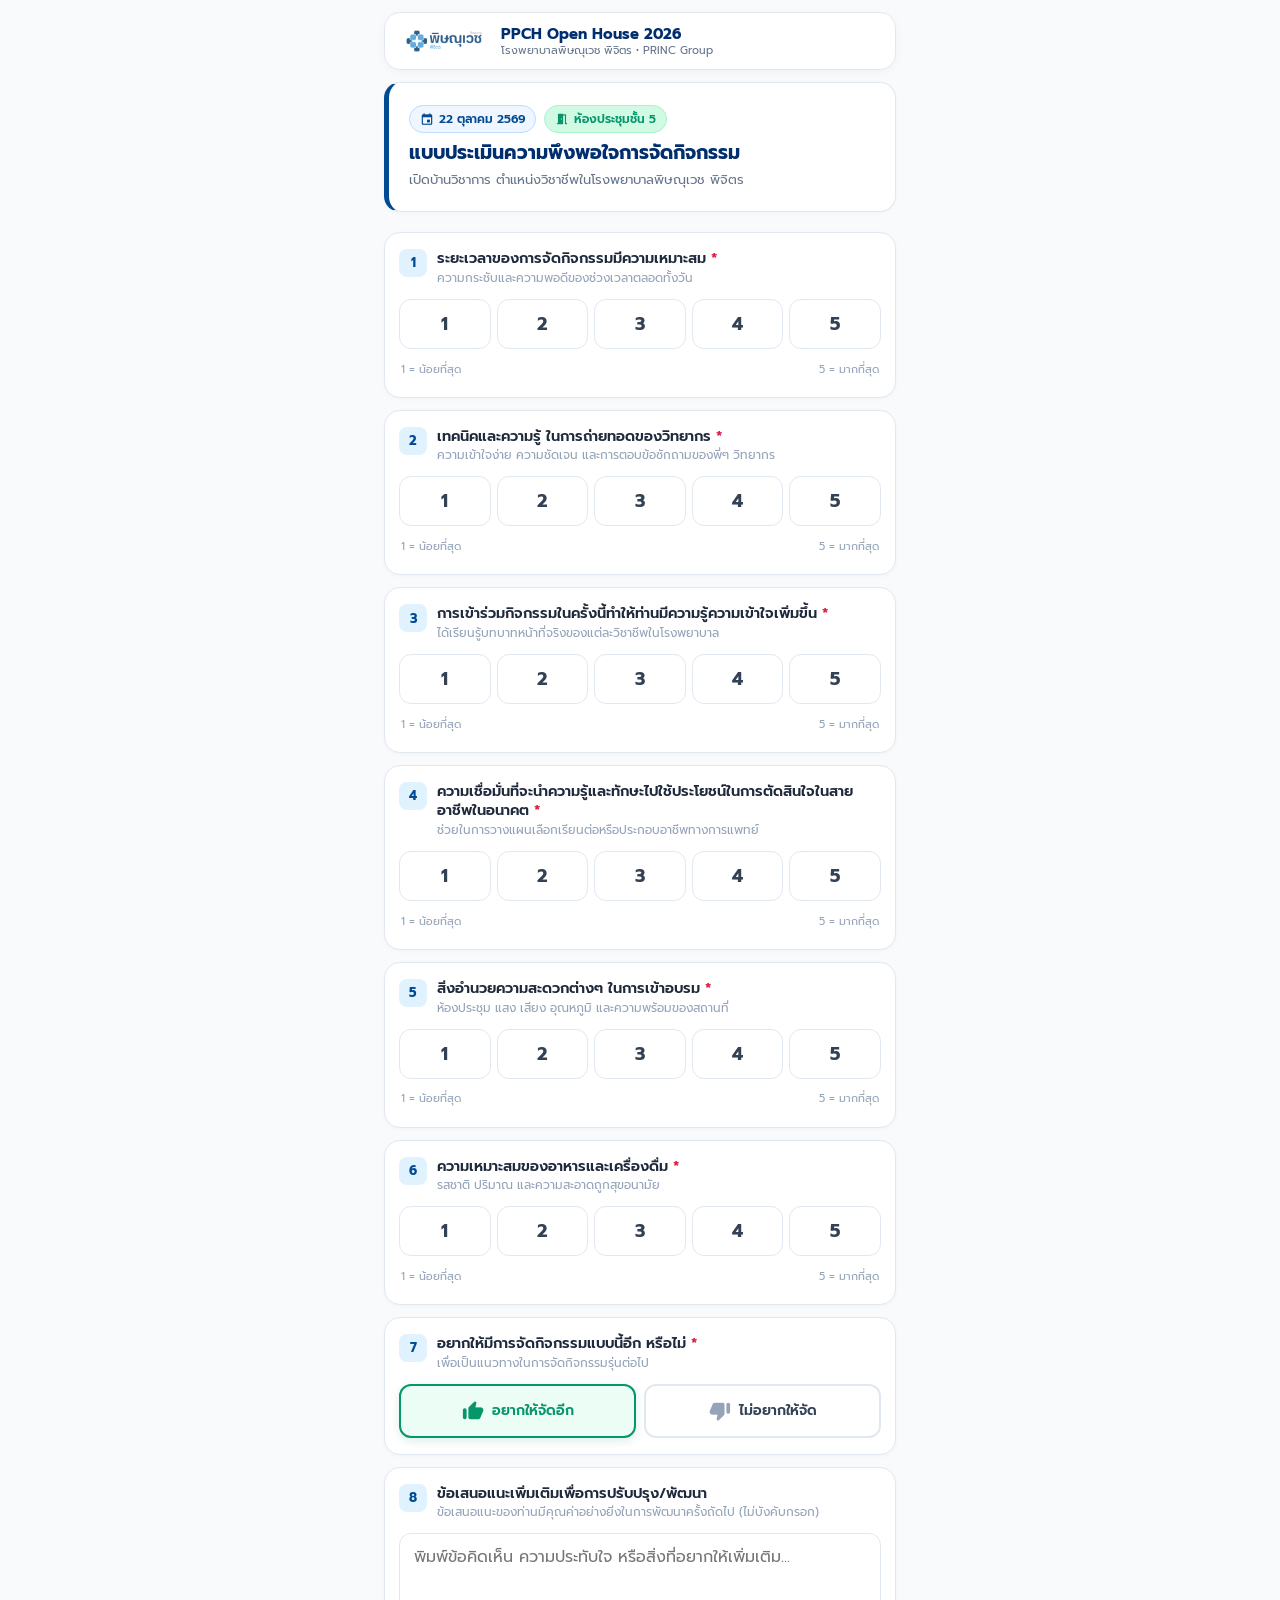
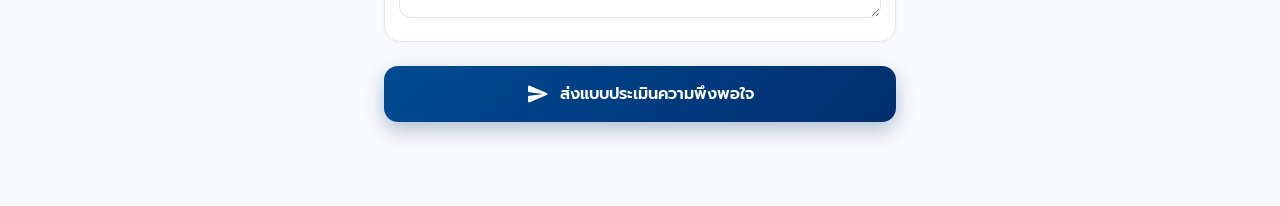
<file: index.html>
<!DOCTYPE html>
<html lang="th">
<head>
  <meta charset="UTF-8">
  <meta name="viewport" content="width=device-width, initial-scale=1.0, maximum-scale=1.0, user-scalable=no">
  <title>แบบประเมินความพึงพอใจ | PPCH Open House 2026</title>
  
  <!-- Hospital Typography & Icons -->
  <link rel="preconnect" href="https://fonts.googleapis.com">
  <link rel="preconnect" href="https://fonts.gstatic.com" crossorigin>
  <link href="https://fonts.googleapis.com/css2?family=Prompt:wght@300;400;500;600;700&display=swap" rel="stylesheet">
  <link href="https://fonts.googleapis.com/icon?family=Material+Icons+Round" rel="stylesheet">

  <link rel="stylesheet" href="css/style.css?v=20261021_05">
</head>
<body>

  <!-- Floating Toast Notification -->
  <div id="toast" class="toast-msg">
    <span class="material-icons-round" style="font-size:18px;">info</span>
    <span id="toastText">แจ้งเตือน</span>
  </div>

  <!-- ==================== LOGO LOADING SCREEN OVERLAY ==================== -->
  <div id="loadingOverlay" class="loading-overlay" style="display: none; position: fixed; inset: 0; z-index: 9999; background: rgba(15, 23, 42, 0.8); backdrop-filter: blur(8px); -webkit-backdrop-filter: blur(8px); align-items: center; justify-content: center; padding: 20px;">
    <div class="loading-card" style="background: #ffffff; border-radius: 24px; padding: 36px 32px; max-width: 380px; width: 100%; text-align: center; box-shadow: 0 25px 50px -12px rgba(0, 0, 0, 0.35); display: flex; flex-direction: column; align-items: center;">
      <div class="logo-spinner-container" style="position: relative; width: 100px; height: 100px; display: flex; align-items: center; justify-content: center; margin-bottom: 20px;">
        <div class="spinner-ring"></div>
        <img src="assets/logo.png" alt="PPCH Logo" class="loading-logo-img" style="width: 64px; height: 64px; max-width: 64px; max-height: 64px; object-fit: contain;">
      </div>
      <div class="loading-title" style="font-size: 17px; font-weight: 700; color: var(--ppch-navy); margin-bottom: 6px;">กำลังบันทึกข้อมูล...</div>
      <div class="loading-subtitle" style="font-size: 13px; color: var(--ppch-slate-500); line-height: 1.4; margin-bottom: 14px;">กรุณารอสักครู่ ระบบกำลังส่งผลประเมินไปยัง Google Sheets ค่ะ</div>
      <div class="loading-dots">
        <span></span><span></span><span></span>
      </div>
    </div>
  </div>

  <div class="app-container" id="appRoot">

    <!-- Top Sticky Navigation Bar (Mobile-First Compact Header) -->
    <header class="top-nav">
      <div class="brand-wrapper">
        <img src="assets/logo.png" alt="PPCH Logo" class="brand-logo" onerror="this.style.display='none'">
        <div class="brand-info">
          <h1>PPCH Open House 2026</h1>
          <p>โรงพยาบาลพิษณุเวช พิจิตร • PRINC Group</p>
        </div>
      </div>
    </header>

    <!-- ==================== PARTICIPANT EVALUATION FORM ==================== -->
    <main id="participantFormView">

      <!-- Clean Header Info Card (ไม่มีภาพโปสเตอร์ส่วนหัวตามที่แจ้ง) -->
      <section class="form-card" style="border-left: 5px solid var(--ppch-blue); padding: 22px 20px; margin-bottom: 20px;">
        <div class="hero-tag-row" style="margin-bottom: 8px;">
          <span class="badge-event-date">
            <span class="material-icons-round" style="font-size:14px;">event</span>
            22 ตุลาคม 2569
          </span>
          <span class="badge-event-loc">
            <span class="material-icons-round" style="font-size:14px;">meeting_room</span>
            ห้องประชุมชั้น 5
          </span>
        </div>
        <h2 style="font-size: 19px; font-weight: 700; color: var(--ppch-navy); line-height: 1.3; margin-bottom: 4px;">
          แบบประเมินความพึงพอใจการจัดกิจกรรม
        </h2>
        <p style="font-size: 13px; color: var(--ppch-slate-500);">
          เปิดบ้านวิชาการ ตำแหน่งวิชาชีพในโรงพยาบาลพิษณุเวช พิจิตร
        </p>
      </section>

      <!-- Survey Form -->
      <form id="evaluationForm" autocomplete="off">

        <!-- ข้อ 1. ระยะเวลาของการจัดกิจกรรมมีความเหมาะสม -->
        <div class="form-card" id="card_score_time">
          <div class="card-header-clean">
            <div class="q-badge">1</div>
            <div>
              <div class="q-title">ระยะเวลาของการจัดกิจกรรมมีความเหมาะสม <span class="q-required">*</span></div>
              <p style="font-size:12px; color:var(--ppch-slate-400);">ความกระชับและความพอดีของช่วงเวลาตลอดทั้งวัน</p>
            </div>
          </div>
          <div class="rating-scale-container">
            <div class="rating-buttons-row" data-field="score_time">
              <button type="button" class="rating-btn" data-val="1"><span class="score-num">1</span></button>
              <button type="button" class="rating-btn" data-val="2"><span class="score-num">2</span></button>
              <button type="button" class="rating-btn" data-val="3"><span class="score-num">3</span></button>
              <button type="button" class="rating-btn" data-val="4"><span class="score-num">4</span></button>
              <button type="button" class="rating-btn" data-val="5"><span class="score-num">5</span></button>
            </div>
            <div class="scale-hint-row">
              <span>1 = น้อยที่สุด</span>
              <span class="scale-status-badge" id="badge_score_time" style="opacity:0;">ยังไม่ได้เลือก</span>
              <span>5 = มากที่สุด</span>
            </div>
            <input type="hidden" name="score_time" id="input_score_time" value="">
          </div>
        </div>

        <!-- ข้อ 2. เทคนิคและความรู้ ในการถ่ายทอดของวิทยากร -->
        <div class="form-card" id="card_score_speakers">
          <div class="card-header-clean">
            <div class="q-badge">2</div>
            <div>
              <div class="q-title">เทคนิคและความรู้ ในการถ่ายทอดของวิทยากร <span class="q-required">*</span></div>
              <p style="font-size:12px; color:var(--ppch-slate-400);">ความเข้าใจง่าย ความชัดเจน และการตอบข้อซักถามของพี่ๆ วิทยากร</p>
            </div>
          </div>
          <div class="rating-scale-container">
            <div class="rating-buttons-row" data-field="score_speakers">
              <button type="button" class="rating-btn" data-val="1"><span class="score-num">1</span></button>
              <button type="button" class="rating-btn" data-val="2"><span class="score-num">2</span></button>
              <button type="button" class="rating-btn" data-val="3"><span class="score-num">3</span></button>
              <button type="button" class="rating-btn" data-val="4"><span class="score-num">4</span></button>
              <button type="button" class="rating-btn" data-val="5"><span class="score-num">5</span></button>
            </div>
            <div class="scale-hint-row">
              <span>1 = น้อยที่สุด</span>
              <span class="scale-status-badge" id="badge_score_speakers" style="opacity:0;">ยังไม่ได้เลือก</span>
              <span>5 = มากที่สุด</span>
            </div>
            <input type="hidden" name="score_speakers" id="input_score_speakers" value="">
          </div>
        </div>

        <!-- ข้อ 3. การเข้าร่วมกิจกรรมในครั้งนี้ทำให้ท่านมีความรู้ความเข้าใจเพิ่มขึ้น -->
        <div class="form-card" id="card_score_knowledge">
          <div class="card-header-clean">
            <div class="q-badge">3</div>
            <div>
              <div class="q-title">การเข้าร่วมกิจกรรมในครั้งนี้ทำให้ท่านมีความรู้ความเข้าใจเพิ่มขึ้น <span class="q-required">*</span></div>
              <p style="font-size:12px; color:var(--ppch-slate-400);">ได้เรียนรู้บทบาทหน้าที่จริงของแต่ละวิชาชีพในโรงพยาบาล</p>
            </div>
          </div>
          <div class="rating-scale-container">
            <div class="rating-buttons-row" data-field="score_knowledge">
              <button type="button" class="rating-btn" data-val="1"><span class="score-num">1</span></button>
              <button type="button" class="rating-btn" data-val="2"><span class="score-num">2</span></button>
              <button type="button" class="rating-btn" data-val="3"><span class="score-num">3</span></button>
              <button type="button" class="rating-btn" data-val="4"><span class="score-num">4</span></button>
              <button type="button" class="rating-btn" data-val="5"><span class="score-num">5</span></button>
            </div>
            <div class="scale-hint-row">
              <span>1 = น้อยที่สุด</span>
              <span class="scale-status-badge" id="badge_score_knowledge" style="opacity:0;">ยังไม่ได้เลือก</span>
              <span>5 = มากที่สุด</span>
            </div>
            <input type="hidden" name="score_knowledge" id="input_score_knowledge" value="">
          </div>
        </div>

        <!-- ข้อ 4. ความเชื่อมั่นที่จะนำความรู้และทักษะไปใช้ประโยชน์ในการตัดสินใจในสายอาชีพในอนาคต -->
        <div class="form-card" id="card_score_career">
          <div class="card-header-clean">
            <div class="q-badge">4</div>
            <div>
              <div class="q-title">ความเชื่อมั่นที่จะนำความรู้และทักษะไปใช้ประโยชน์ในการตัดสินใจในสายอาชีพในอนาคต <span class="q-required">*</span></div>
              <p style="font-size:12px; color:var(--ppch-slate-400);">ช่วยในการวางแผนเลือกเรียนต่อหรือประกอบอาชีพทางการแพทย์</p>
            </div>
          </div>
          <div class="rating-scale-container">
            <div class="rating-buttons-row" data-field="score_career">
              <button type="button" class="rating-btn" data-val="1"><span class="score-num">1</span></button>
              <button type="button" class="rating-btn" data-val="2"><span class="score-num">2</span></button>
              <button type="button" class="rating-btn" data-val="3"><span class="score-num">3</span></button>
              <button type="button" class="rating-btn" data-val="4"><span class="score-num">4</span></button>
              <button type="button" class="rating-btn" data-val="5"><span class="score-num">5</span></button>
            </div>
            <div class="scale-hint-row">
              <span>1 = น้อยที่สุด</span>
              <span class="scale-status-badge" id="badge_score_career" style="opacity:0;">ยังไม่ได้เลือก</span>
              <span>5 = มากที่สุด</span>
            </div>
            <input type="hidden" name="score_career" id="input_score_career" value="">
          </div>
        </div>

        <!-- ข้อ 5. สิ่งอำนวยความสะดวกต่างๆในการเข้าอบรม -->
        <div class="form-card" id="card_score_facilities">
          <div class="card-header-clean">
            <div class="q-badge">5</div>
            <div>
              <div class="q-title">สิ่งอำนวยความสะดวกต่างๆ ในการเข้าอบรม <span class="q-required">*</span></div>
              <p style="font-size:12px; color:var(--ppch-slate-400);">ห้องประชุม แสง เสียง อุณหภูมิ และความพร้อมของสถานที่</p>
            </div>
          </div>
          <div class="rating-scale-container">
            <div class="rating-buttons-row" data-field="score_facilities">
              <button type="button" class="rating-btn" data-val="1"><span class="score-num">1</span></button>
              <button type="button" class="rating-btn" data-val="2"><span class="score-num">2</span></button>
              <button type="button" class="rating-btn" data-val="3"><span class="score-num">3</span></button>
              <button type="button" class="rating-btn" data-val="4"><span class="score-num">4</span></button>
              <button type="button" class="rating-btn" data-val="5"><span class="score-num">5</span></button>
            </div>
            <div class="scale-hint-row">
              <span>1 = น้อยที่สุด</span>
              <span class="scale-status-badge" id="badge_score_facilities" style="opacity:0;">ยังไม่ได้เลือก</span>
              <span>5 = มากที่สุด</span>
            </div>
            <input type="hidden" name="score_facilities" id="input_score_facilities" value="">
          </div>
        </div>

        <!-- ข้อ 6. ความเหมาะสมของอาหารและเครื่องดื่ม -->
        <div class="form-card" id="card_score_food">
          <div class="card-header-clean">
            <div class="q-badge">6</div>
            <div>
              <div class="q-title">ความเหมาะสมของอาหารและเครื่องดื่ม <span class="q-required">*</span></div>
              <p style="font-size:12px; color:var(--ppch-slate-400);">รสชาติ ปริมาณ และความสะอาดถูกสุขอนามัย</p>
            </div>
          </div>
          <div class="rating-scale-container">
            <div class="rating-buttons-row" data-field="score_food">
              <button type="button" class="rating-btn" data-val="1"><span class="score-num">1</span></button>
              <button type="button" class="rating-btn" data-val="2"><span class="score-num">2</span></button>
              <button type="button" class="rating-btn" data-val="3"><span class="score-num">3</span></button>
              <button type="button" class="rating-btn" data-val="4"><span class="score-num">4</span></button>
              <button type="button" class="rating-btn" data-val="5"><span class="score-num">5</span></button>
            </div>
            <div class="scale-hint-row">
              <span>1 = น้อยที่สุด</span>
              <span class="scale-status-badge" id="badge_score_food" style="opacity:0;">ยังไม่ได้เลือก</span>
              <span>5 = มากที่สุด</span>
            </div>
            <input type="hidden" name="score_food" id="input_score_food" value="">
          </div>
        </div>

        <!-- ข้อ 7. อยากให้มีการจัดกิจกรรมแบบนี้อีก หรือไม่ -->
        <div class="form-card" id="card_want_again">
          <div class="card-header-clean">
            <div class="q-badge">7</div>
            <div>
              <div class="q-title">อยากให้มีการจัดกิจกรรมแบบนี้อีก หรือไม่ <span class="q-required">*</span></div>
              <p style="font-size:12px; color:var(--ppch-slate-400);">เพื่อเป็นแนวทางในการจัดกิจกรรมรุ่นต่อไป</p>
            </div>
          </div>
          <div class="choice-grid-binary">
            <button type="button" class="choice-btn selected-yes" id="btnWantYes" data-val="อยาก">
              <span class="material-icons-round choice-icon" style="color:var(--ppch-emerald);">thumb_up</span>
              <span class="choice-label">อยากให้จัดอีก</span>
            </button>
            <button type="button" class="choice-btn" id="btnWantNo" data-val="ไม่อยาก">
              <span class="material-icons-round choice-icon" style="color:var(--ppch-slate-400);">thumb_down</span>
              <span class="choice-label">ไม่อยากให้จัด</span>
            </button>
          </div>
          <input type="hidden" name="want_again" id="input_want_again" value="อยาก">
        </div>

        <!-- ข้อ 8. ข้อเสนอแนะเพิ่มเติมเพื่อการปรับปรุง/พัฒนา -->
        <div class="form-card">
          <div class="card-header-clean">
            <div class="q-badge">8</div>
            <div>
              <div class="q-title">ข้อเสนอแนะเพิ่มเติมเพื่อการปรับปรุง/พัฒนา</div>
              <p style="font-size:12px; color:var(--ppch-slate-400);">ข้อเสนอแนะของท่านมีคุณค่าอย่างยิ่งในการพัฒนาครั้งถัดไป (ไม่บังคับกรอก)</p>
            </div>
          </div>
          <textarea name="suggestions" id="input_suggestions" class="textarea-clean" placeholder="พิมพ์ข้อคิดเห็น ความประทับใจ หรือสิ่งที่อยากให้เพิ่มเติม..."></textarea>
        </div>

        <!-- Submit Button -->
        <div class="submit-container">
          <button type="submit" id="submitBtn" class="btn-submit-main">
            <span class="material-icons-round">send</span>
            <span>ส่งแบบประเมินความพึงพอใจ</span>
          </button>
        </div>

      </form>

      <!-- Success Celebration Card -->
      <section id="successCard" class="success-card">
        <div class="success-icon-wrap">
          <span class="material-icons-round" style="font-size:42px;">check</span>
        </div>
        <h2 class="success-title">บันทึกข้อมูลเรียบร้อยแล้วค่ะ!</h2>
        <p class="success-desc">
          ขอขอบพระคุณทุกท่านที่ได้มาร่วมเป็นส่วนหนึ่งของกิจกรรม <strong>PPCH Open House 2026</strong> ทุกข้อคิดเห็นและคะแนนของท่านช่วยพัฒนาโรงพยาบาลพิษณุเวช พิจิตร ให้ดียิ่งขึ้นค่ะ
        </p>
        <div>
          <button type="button" id="btnResetForm" class="btn-reset-form">
            <span class="material-icons-round">replay</span>
            <span>ทำแบบประเมินสำหรับท่านถัดไป</span>
          </button>
        </div>
      </section>

    </main>

  </div>

  <!-- Scripts -->
  <script src="js/supabase-client.js?v=20261021_05"></script>
  <script src="js/app.js?v=20261021_05"></script>
</body>
</html>
</file>
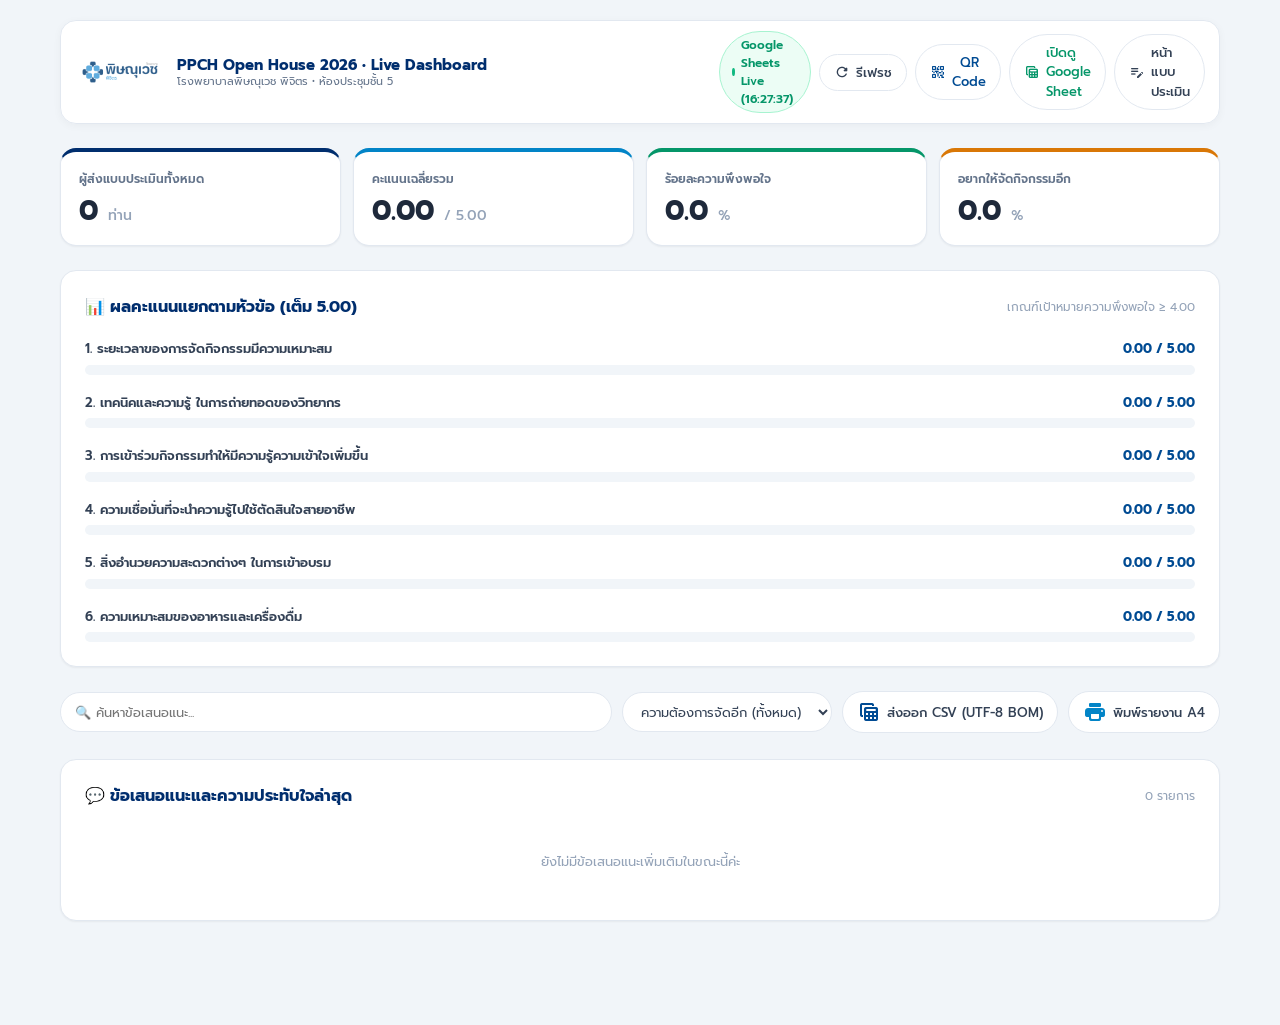
<file: dashboard.html>
<!DOCTYPE html>
<html lang="th">
<head>
  <meta charset="UTF-8">
  <meta name="viewport" content="width=device-width, initial-scale=1.0">
  <title>แดชบอร์ดสรุปผลประเมิน | PPCH Open House 2026</title>
  
  <!-- Hospital Typography & Icons -->
  <link rel="preconnect" href="https://fonts.googleapis.com">
  <link rel="preconnect" href="https://fonts.gstatic.com" crossorigin>
  <link href="https://fonts.googleapis.com/css2?family=Prompt:wght@300;400;500;600;700&display=swap" rel="stylesheet">
  <link href="https://fonts.googleapis.com/icon?family=Material+Icons+Round" rel="stylesheet">

  <link rel="stylesheet" href="css/style.css?v=20261021_05">
  <style>
    body {
      background-color: #f1f5f9;
    }
    .dashboard-container {
      max-width: 1200px;
      margin: 0 auto;
      padding: 20px 20px 80px 20px;
    }
    .live-badge {
      display: inline-flex;
      align-items: center;
      gap: 6px;
      padding: 4px 12px;
      border-radius: 999px;
      background: #ecfdf5;
      color: #059669;
      font-size: 12px;
      font-weight: 600;
      border: 1px solid #a7f3d0;
    }
    .live-dot {
      width: 8px;
      height: 8px;
      border-radius: 50%;
      background: #10b981;
      animation: pulseGreen 1.5s infinite;
    }
    @keyframes pulseGreen {
      0%, 100% { opacity: 1; transform: scale(1); }
      50% { opacity: 0.4; transform: scale(0.8); }
    }
  </style>
</head>
<body>

  <!-- Floating Toast Notification -->
  <div id="toast" class="toast-msg">
    <span class="material-icons-round" style="font-size:18px;">info</span>
    <span id="toastText">แจ้งเตือน</span>
  </div>

  <div class="dashboard-container">

    <!-- Top Navigation Header -->
    <header class="top-nav" style="margin-bottom: 24px;">
      <div class="brand-wrapper">
        <img src="assets/logo.png" alt="PPCH Logo" class="brand-logo" onerror="this.style.display='none'">
        <div class="brand-info">
          <h1>PPCH Open House 2026 • Live Dashboard</h1>
          <p>โรงพยาบาลพิษณุเวช พิจิตร • ห้องประชุมชั้น 5</p>
        </div>
      </div>
      <div class="nav-actions">
        <span class="live-badge">
          <span class="live-dot"></span>
          <span id="liveStatusText">Google Sheets Live</span>
        </span>
        <button id="refreshDataBtn" class="btn-icon-nav" title="รีเฟรชข้อมูล">
          <span class="material-icons-round" style="font-size:16px;">refresh</span>
          <span>รีเฟรช</span>
        </button>
        <button type="button" id="btnOpenQrModal" class="btn-icon-nav" style="color:var(--ppch-blue);">
          <span class="material-icons-round" style="font-size:16px;">qr_code_2</span>
          <span>QR Code</span>
        </button>
        <a href="https://docs.google.com/spreadsheets/d/1l6c1HyJ0hQaY7SK_DHkkdzEJ-33AClB0wW2tOCFCwLM/edit?gid=0#gid=0" target="_blank" class="btn-icon-nav" style="text-decoration:none; color:var(--ppch-emerald);">
          <span class="material-icons-round" style="font-size:16px;">table_view</span>
          <span>เปิดดู Google Sheet</span>
        </a>
        <a href="index.html" class="btn-icon-nav" style="text-decoration:none;">
          <span class="material-icons-round" style="font-size:16px;">edit_note</span>
          <span>หน้าแบบประเมิน</span>
        </a>
      </div>
    </header>

    <!-- Realtime KPI Metric Cards -->
    <div class="kpi-grid">
      <div class="kpi-card accent-navy">
        <div class="kpi-label">ผู้ส่งแบบประเมินทั้งหมด</div>
        <div>
          <span class="kpi-value" id="kpiTotalResponses">0</span>
          <span class="kpi-unit">ท่าน</span>
        </div>
      </div>

      <div class="kpi-card accent-sky">
        <div class="kpi-label">คะแนนเฉลี่ยรวม</div>
        <div>
          <span class="kpi-value" id="kpiGrandAvg">0.00</span>
          <span class="kpi-unit">/ 5.00</span>
        </div>
      </div>

      <div class="kpi-card accent-emerald">
        <div class="kpi-label">ร้อยละความพึงพอใจ</div>
        <div>
          <span class="kpi-value" id="kpiGrandPct">0.0</span>
          <span class="kpi-unit">%</span>
        </div>
      </div>

      <div class="kpi-card accent-amber">
        <div class="kpi-label">อยากให้จัดกิจกรรมอีก</div>
        <div>
          <span class="kpi-value" id="kpiWantAgainPct">0.0</span>
          <span class="kpi-unit">%</span>
        </div>
      </div>
    </div>

    <!-- Dimension Breakdown -->
    <div class="breakdown-card">
      <div class="breakdown-header">
        <div class="breakdown-title">📊 ผลคะแนนแยกตามหัวข้อ (เต็ม 5.00)</div>
        <span style="font-size:12px; color:var(--ppch-slate-400);">เกณฑ์เป้าหมายความพึงพอใจ ≥ 4.00</span>
      </div>

      <!-- ข้อ 1 -->
      <div class="dimension-item">
        <div class="dimension-label-row">
          <span>1. ระยะเวลาของการจัดกิจกรรมมีความเหมาะสม</span>
          <span class="dimension-score-val" id="score_dim_time">0.00 / 5.00</span>
        </div>
        <div class="progress-track">
          <div class="progress-fill" id="bar_dim_time" style="width: 0%;"></div>
        </div>
      </div>

      <!-- ข้อ 2 -->
      <div class="dimension-item">
        <div class="dimension-label-row">
          <span>2. เทคนิคและความรู้ ในการถ่ายทอดของวิทยากร</span>
          <span class="dimension-score-val" id="score_dim_speakers">0.00 / 5.00</span>
        </div>
        <div class="progress-track">
          <div class="progress-fill" id="bar_dim_speakers" style="width: 0%;"></div>
        </div>
      </div>

      <!-- ข้อ 3 -->
      <div class="dimension-item">
        <div class="dimension-label-row">
          <span>3. การเข้าร่วมกิจกรรมทำให้มีความรู้ความเข้าใจเพิ่มขึ้น</span>
          <span class="dimension-score-val" id="score_dim_knowledge">0.00 / 5.00</span>
        </div>
        <div class="progress-track">
          <div class="progress-fill" id="bar_dim_knowledge" style="width: 0%;"></div>
        </div>
      </div>

      <!-- ข้อ 4 -->
      <div class="dimension-item">
        <div class="dimension-label-row">
          <span>4. ความเชื่อมั่นที่จะนำความรู้ไปใช้ตัดสินใจสายอาชีพ</span>
          <span class="dimension-score-val" id="score_dim_career">0.00 / 5.00</span>
        </div>
        <div class="progress-track">
          <div class="progress-fill" id="bar_dim_career" style="width: 0%;"></div>
        </div>
      </div>

      <!-- ข้อ 5 -->
      <div class="dimension-item">
        <div class="dimension-label-row">
          <span>5. สิ่งอำนวยความสะดวกต่างๆ ในการเข้าอบรม</span>
          <span class="dimension-score-val" id="score_dim_facilities">0.00 / 5.00</span>
        </div>
        <div class="progress-track">
          <div class="progress-fill" id="bar_dim_facilities" style="width: 0%;"></div>
        </div>
      </div>

      <!-- ข้อ 6 -->
      <div class="dimension-item">
        <div class="dimension-label-row">
          <span>6. ความเหมาะสมของอาหารและเครื่องดื่ม</span>
          <span class="dimension-score-val" id="score_dim_food">0.00 / 5.00</span>
        </div>
        <div class="progress-track">
          <div class="progress-fill" id="bar_dim_food" style="width: 0%;"></div>
        </div>
      </div>

    </div>

    <!-- Filter Toolbar -->
    <div class="streamlined-toolbar" style="margin-bottom: 20px;">
      <input type="text" id="feedbackSearchInput" class="filter-input" placeholder="🔍 ค้นหาข้อเสนอแนะ...">
      <select id="wantFilterSelect" class="filter-select">
        <option value="all">ความต้องการจัดอีก (ทั้งหมด)</option>
        <option value="อยาก">อยากให้จัดอีก</option>
        <option value="ไม่อยาก">ไม่อยากให้จัดอีก</option>
      </select>
      <button type="button" id="btnExportCsv" class="btn-icon-nav" style="flex-shrink:0;">
        <span class="material-icons-round" style="color:var(--ppch-blue);">table_view</span>
        <span>ส่งออก CSV (UTF-8 BOM)</span>
      </button>
      <button type="button" id="btnPrintReport" class="btn-icon-nav" style="flex-shrink:0;">
        <span class="material-icons-round" style="color:var(--ppch-sky);">print</span>
        <span>พิมพ์รายงาน A4</span>
      </button>
    </div>

    <!-- Feedback Feed -->
    <div class="feedback-card">
      <div class="breakdown-header">
        <div class="breakdown-title">💬 ข้อเสนอแนะและความประทับใจล่าสุด</div>
        <span id="feedbackCountBadge" style="font-size:12px; color:var(--ppch-slate-400);">0 รายการ</span>
      </div>
      <div class="feedback-list" id="feedbackListContainer">
        <div style="text-align:center; padding:24px; color:var(--ppch-slate-400); font-size:13px;">
          กำลังโหลดข้อมูลจาก Google Sheet...
        </div>
      </div>
    </div>

  </div>

  <!-- QR Code Modal Overlay -->
  <div id="qrModal" class="modal-backdrop" style="display:none; position:fixed; inset:0; z-index:9999; background:rgba(15,23,42,0.65); backdrop-filter:blur(6px); -webkit-backdrop-filter:blur(6px); align-items:center; justify-content:center; padding:16px;">
    <div class="modal-card" style="background:#ffffff; border-radius:24px; padding:32px; max-width:440px; width:100%; text-align:center; box-shadow:0 25px 50px -12px rgba(0,0,0,0.35); position:relative; animation:fadeIn 0.2s ease;">
      <button type="button" id="btnCloseQrModal" style="position:absolute; top:16px; right:16px; border:none; background:transparent; cursor:pointer; color:var(--ppch-slate-400); padding:4px;" title="ปิดหน้าต่าง">
        <span class="material-icons-round" style="font-size:24px;">close</span>
      </button>

      <div style="font-size:12px; font-weight:600; color:var(--ppch-sky); text-transform:uppercase; letter-spacing:0.5px; margin-bottom:4px;">
        PPCH Open House 2026
      </div>
      <h3 style="font-size:18px; font-weight:700; color:var(--ppch-navy); margin-bottom:16px;">
        QR Code แบบประเมินความพึงพอใจ
      </h3>

      <div style="background:#ffffff; border:2px solid var(--ppch-slate-200); border-radius:20px; padding:14px; display:inline-block; margin-bottom:14px; box-shadow:0 10px 15px -3px rgba(0,0,0,0.05);">
        <img id="qrDisplayImg" src="assets/qr_code_black.png" alt="PPCH Evaluation QR Code" style="width:230px; height:230px; display:block; border-radius:10px;">
      </div>

      <p style="font-size:13px; color:var(--ppch-slate-600); line-height:1.5; margin-bottom:16px;">
        สแกนด้วยกล้องมือถือ เพื่อร่วมตอบแบบประเมินความพึงพอใจค่ะ
      </p>

      <div style="display:flex; flex-direction:column; gap:8px;">
        <a href="assets/qr_code_black.png" download="PPCH_OpenHouse_2026_QRCode_Black.png" class="btn-primary" style="text-decoration:none; justify-content:center; padding:10px 16px; font-size:13px;">
          <span class="material-icons-round" style="font-size:18px;">download</span>
          <span>ดาวน์โหลด QR สีดำ (PNG คมชัดสูง)</span>
        </a>
        <a href="assets/qr_evaluation.png" download="PPCH_OpenHouse_2026_QRCode_Logo.png" class="btn-icon-nav" style="text-decoration:none; justify-content:center; padding:10px 16px; font-size:13px; color:var(--ppch-navy); border-color:var(--ppch-slate-200);">
          <span class="material-icons-round" style="font-size:18px;">image</span>
          <span>ดาวน์โหลดแบบมีโลโก้</span>
        </a>
        <a href="assets/qr_standee_card.png" target="_blank" class="btn-icon-nav" style="text-decoration:none; justify-content:center; padding:10px 16px; font-size:13px; color:var(--ppch-navy); border-color:var(--ppch-slate-200);">
          <span class="material-icons-round" style="font-size:18px;">print</span>
          <span>เปิดดูภาพป้ายตั้งโต๊ะ A4 (Standee)</span>
        </a>
        <button type="button" id="btnCopyFormUrl" class="btn-icon-nav" style="justify-content:center; padding:10px 16px; font-size:13px; border-color:var(--ppch-slate-200);">
          <span class="material-icons-round" style="font-size:18px;">content_copy</span>
          <span>คัดลอกลิงก์แบบประเมิน</span>
        </button>
      </div>
    </div>
  </div>

  <!-- Scripts -->
  <script src="js/supabase-client.js?v=20261021_05"></script>
  <script>
    (function () {
      'use strict';

      var kpiTotalResponses = document.getElementById('kpiTotalResponses');
      var kpiGrandAvg = document.getElementById('kpiGrandAvg');
      var kpiGrandPct = document.getElementById('kpiGrandPct');
      var kpiWantAgainPct = document.getElementById('kpiWantAgainPct');
      var liveStatusText = document.getElementById('liveStatusText');
      var refreshDataBtn = document.getElementById('refreshDataBtn');
      var feedbackListContainer = document.getElementById('feedbackListContainer');
      var feedbackCountBadge = document.getElementById('feedbackCountBadge');
      var feedbackSearchInput = document.getElementById('feedbackSearchInput');
      var wantFilterSelect = document.getElementById('wantFilterSelect');
      var btnExportCsv = document.getElementById('btnExportCsv');
      var btnPrintReport = document.getElementById('btnPrintReport');
      var toast = document.getElementById('toast');
      var toastText = document.getElementById('toastText');

      var cachedRecords = [];

      function showToast(msg, duration) {
        if (!toast) return;
        toastText.textContent = msg;
        toast.style.display = 'inline-flex';
        clearTimeout(toast._timer);
        toast._timer = setTimeout(function () {
          toast.style.display = 'none';
        }, duration || 3000);
      }

      function formatTimeStr(val) {
        if (!val) return '';
        if (typeof val === 'string' && /^\d{4}-\d{2}-\d{2}/.test(val)) {
          return val;
        }
        try {
          var d = new Date(val);
          if (!isNaN(d.getTime())) {
            return d.toLocaleString('th-TH');
          }
        } catch (e) {}
        return String(val);
      }

      async function loadData(manualClick) {
        if (refreshDataBtn && manualClick) {
          refreshDataBtn.classList.add('active');
        }

        try {
          var metrics = await window.PPCH_API.fetchSummaryData();
          cachedRecords = metrics.records || [];

          kpiTotalResponses.textContent = (metrics.total || 0).toLocaleString();
          kpiGrandAvg.textContent = (metrics.grandAvg || 0).toFixed(2);
          kpiGrandPct.textContent = (metrics.grandPct || 0).toFixed(1);
          kpiWantAgainPct.textContent = (metrics.wantAgainPct || 0).toFixed(1);

          var dim = metrics.dimensionAvgs || {};
          updateBar('time', dim.time || 0);
          updateBar('speakers', dim.speakers || 0);
          updateBar('knowledge', dim.knowledge || 0);
          updateBar('career', dim.career || 0);
          updateBar('facilities', dim.facilities || 0);
          updateBar('food', dim.food || 0);

          renderFeed();

          if (liveStatusText) {
            var nowTime = new Date().toLocaleTimeString('th-TH', { hour: '2-digit', minute: '2-digit', second: '2-digit' });
            liveStatusText.textContent = 'Google Sheets Live (' + nowTime + ')';
          }

          if (manualClick) {
            showToast('อัปเดตข้อมูลจาก Google Sheet เรียบร้อยแล้วค่ะ (' + (metrics.total || 0) + ' รายการ)', 2500);
          }
        } catch (e) {
          console.warn('Dashboard error:', e);
          if (liveStatusText) {
            liveStatusText.textContent = 'การเชื่อมต่อขัดข้อง';
          }
        } finally {
          if (refreshDataBtn && manualClick) {
            refreshDataBtn.classList.remove('active');
          }
        }
      }

      function updateBar(key, score) {
        var scoreElem = document.getElementById('score_dim_' + key);
        var barElem = document.getElementById('bar_dim_' + key);
        if (scoreElem) {
          scoreElem.textContent = Number(score || 0).toFixed(2) + ' / 5.00';
        }
        if (barElem) {
          var pct = Math.min(100, Math.max(0, (score / 5.0) * 100));
          barElem.style.width = pct + '%';
        }
      }

      function renderFeed() {
        if (!feedbackListContainer) return;

        var query = feedbackSearchInput ? feedbackSearchInput.value.toLowerCase().trim() : '';
        var wantFilter = wantFilterSelect ? wantFilterSelect.value : 'all';

        var filtered = cachedRecords.filter(function (r) {
          if (query) {
            var matchSuggest = (r.suggestions || '').toLowerCase().indexOf(query) !== -1;
            if (!matchSuggest) return false;
          }
          if (wantFilter !== 'all' && (r.want_again || 'อยาก') !== wantFilter) {
            return false;
          }
          return true;
        });

        feedbackCountBadge.textContent = filtered.length + ' รายการ';

        if (filtered.length === 0) {
          feedbackListContainer.innerHTML = '<div style="text-align:center; padding:24px; color:var(--ppch-slate-400); font-size:13px;">ยังไม่มีข้อเสนอแนะเพิ่มเติมในขณะนี้ค่ะ</div>';
          return;
        }

        var html = '';
        filtered.forEach(function (r) {
          var suggestText = r.suggestions && r.suggestions.trim() && r.suggestions !== '-' 
            ? r.suggestions 
            : '<em style="color:var(--ppch-slate-400); font-style:italic;">(ไม่มีข้อเสนอแนะเพิ่มเติม)</em>';
          var timeStr = formatTimeStr(r.created_at);
          var wantBadge = r.want_again === 'อยาก' 
            ? '<span style="color:var(--ppch-emerald); font-weight:600;">✓ อยากให้จัดอีก</span>' 
            : '<span style="color:var(--ppch-slate-500);">✕ ไม่อยากให้จัด</span>';

          html += '<div class="feedback-bubble">' +
            '<div class="feedback-meta">' +
              '<span>ลำดับที่ ' + (r.id || '-') + '</span>' +
              (timeStr ? '<span>• ' + timeStr + '</span>' : '') +
              '<span>• ' + wantBadge + '</span>' +
            '</div>' +
            '<div>' + suggestText + '</div>' +
          '</div>';
        });

        feedbackListContainer.innerHTML = html;
      }

      if (refreshDataBtn) {
        refreshDataBtn.addEventListener('click', function () { loadData(true); });
      }
      if (feedbackSearchInput) {
        feedbackSearchInput.addEventListener('input', renderFeed);
      }
      if (wantFilterSelect) {
        wantFilterSelect.addEventListener('change', renderFeed);
      }
      if (btnExportCsv) {
        btnExportCsv.addEventListener('click', function () {
          window.PPCH_API.exportToCsv(cachedRecords, 'PPCH_OpenHouse_2026_Evaluation_' + new Date().toISOString().slice(0, 10) + '.csv');
        });
      }
      if (btnPrintReport) {
        btnPrintReport.addEventListener('click', function () {
          window.print();
        });
      }

      // QR Code Modal Handlers
      var btnOpenQrModal = document.getElementById('btnOpenQrModal');
      var btnCloseQrModal = document.getElementById('btnCloseQrModal');
      var qrModal = document.getElementById('qrModal');
      var btnCopyFormUrl = document.getElementById('btnCopyFormUrl');

      if (btnOpenQrModal && qrModal) {
        btnOpenQrModal.addEventListener('click', function () {
          qrModal.style.display = 'flex';
        });
      }
      if (btnCloseQrModal && qrModal) {
        btnCloseQrModal.addEventListener('click', function () {
          qrModal.style.display = 'none';
        });
        qrModal.addEventListener('click', function (e) {
          if (e.target === qrModal) {
            qrModal.style.display = 'none';
          }
        });
      }
      if (btnCopyFormUrl) {
        btnCopyFormUrl.addEventListener('click', function () {
          navigator.clipboard.writeText('https://pitsanuvejphichit.github.io/ppch-openhouse-2026/').then(function () {
            showToast('คัดลอกลิงก์แบบประเมินเรียบร้อยแล้วค่ะ');
          }).catch(function () {
            showToast('ลิงก์: https://pitsanuvejphichit.github.io/ppch-openhouse-2026/');
          });
        });
      }

      // Initial load
      loadData(false);

      // Auto-refresh every 15 seconds
      setInterval(function () {
        loadData(false);
      }, 15000);

    })();
  </script>
</body>
</html>
</file>
<file: css/style.css>
/* ==============================================================================
   PPCH Open House 2026 - Satisfaction Evaluation Web App Stylesheet
   Designed for Hospital Elegance, Tactile Mobile UX & Strict Design Guidelines
   ============================================================================== */

:root {
  --ppch-navy: #002e6e;
  --ppch-blue: #004b93;
  --ppch-blue-light: #e0f2fe;
  --ppch-sky: #0284c7;
  --ppch-cyan: #06b6d4;
  --ppch-emerald: #059669;
  --ppch-emerald-light: #d1fae5;
  --ppch-amber: #d97706;
  --ppch-rose: #e11d48;
  --ppch-slate-50: #f8fafc;
  --ppch-slate-100: #f1f5f9;
  --ppch-slate-200: #e2e8f0;
  --ppch-slate-300: #cbd5e1;
  --ppch-slate-400: #94a3b8;
  --ppch-slate-500: #64748b;
  --ppch-slate-700: #334155;
  --ppch-slate-800: #1e293b;
  --ppch-slate-900: #0f172a;

  --shadow-sm: 0 1px 2px 0 rgb(0 0 0 / 0.05);
  --shadow-md: 0 4px 6px -1px rgb(0 0 0 / 0.08), 0 2px 4px -2px rgb(0 0 0 / 0.05);
  --shadow-lg: 0 10px 15px -3px rgb(0 0 0 / 0.08), 0 4px 6px -4px rgb(0 0 0 / 0.04);
  --shadow-xl: 0 20px 25px -5px rgb(0 0 0 / 0.1), 0 8px 10px -6px rgb(0 0 0 / 0.06);

  --radius-md: 12px;
  --radius-lg: 16px;
  --radius-xl: 24px;
}

*, *::before, *::after {
  box-sizing: border-box;
  margin: 0;
  padding: 0;
}

body {
  font-family: 'Prompt', -apple-system, BlinkMacSystemFont, 'Segoe UI', Roboto, sans-serif;
  background-color: var(--ppch-slate-50);
  color: var(--ppch-slate-800);
  line-height: 1.5;
  -webkit-font-smoothing: antialiased;
  -webkit-tap-highlight-color: transparent;
  min-height: 100vh;
}

/* ==================== APP CONTAINER & TOP NAVIGATION (MOBILE-FIRST) ==================== */
.app-container {
  max-width: 540px;
  margin: 0 auto;
  padding: 12px 14px 60px 14px;
  box-sizing: border-box;
}

.widescreen-mode {
  max-width: 1200px;
}

/* Top Navigation Bar */
.top-nav {
  display: flex;
  align-items: center;
  justify-content: space-between;
  padding: 10px 14px;
  background: rgba(255, 255, 255, 0.95);
  backdrop-filter: blur(12px);
  -webkit-backdrop-filter: blur(12px);
  border-radius: 16px;
  border: 1px solid var(--ppch-slate-200);
  box-shadow: 0 2px 8px rgba(0, 0, 0, 0.04);
  margin-bottom: 12px;
  position: sticky;
  top: 8px;
  z-index: 50;
}

.brand-wrapper {
  display: flex;
  align-items: center;
  gap: 12px;
  width: 100%;
}

.brand-logo {
  height: 36px;
  max-width: 120px;
  width: auto;
  object-fit: contain;
  flex-shrink: 0;
}

.brand-info {
  display: flex;
  flex-direction: column;
  justify-content: center;
}

.brand-info h1 {
  font-size: 15px;
  font-weight: 700;
  color: var(--ppch-navy);
  line-height: 1.25;
  margin: 0;
}

.brand-info p {
  font-size: 11px;
  color: var(--ppch-slate-500);
  margin: 1px 0 0 0;
  line-height: 1.2;
}

.nav-actions {
  display: flex;
  align-items: center;
  gap: 8px;
}

.btn-icon-nav {
  display: inline-flex;
  align-items: center;
  gap: 6px;
  padding: 8px 14px;
  border-radius: 999px;
  border: 1px solid var(--ppch-slate-200);
  background: #ffffff;
  color: var(--ppch-slate-700);
  font-size: 13px;
  font-family: inherit;
  font-weight: 500;
  cursor: pointer;
  transition: all 0.2s cubic-bezier(0.4, 0, 0.2, 1);
}

.btn-icon-nav:hover {
  background: var(--ppch-blue-light);
  border-color: var(--ppch-sky);
  color: var(--ppch-blue);
}

.btn-icon-nav.active {
  background: var(--ppch-blue);
  color: #ffffff;
  border-color: var(--ppch-blue);
}

/* ==================== HERO POSTER CARD ==================== */
.hero-card {
  background: #ffffff;
  border-radius: var(--radius-xl);
  overflow: hidden;
  border: 1px solid var(--ppch-slate-200);
  box-shadow: var(--shadow-md);
  margin-bottom: 24px;
  position: relative;
}

.hero-banner-img {
  width: 100%;
  height: auto;
  max-height: none;
  object-fit: contain;
  display: block;
}

.hero-content {
  padding: 20px;
  background: linear-gradient(180deg, #ffffff 0%, #f8fafc 100%);
}

.hero-tag-row {
  display: flex;
  align-items: center;
  gap: 8px;
  margin-bottom: 10px;
  flex-wrap: wrap;
}

.badge-event-date {
  display: inline-flex;
  align-items: center;
  gap: 5px;
  background: #eff6ff;
  color: var(--ppch-blue);
  font-size: 12px;
  font-weight: 600;
  padding: 4px 10px;
  border-radius: 999px;
  border: 1px solid #bfdbfe;
}

.badge-event-loc {
  display: inline-flex;
  align-items: center;
  gap: 5px;
  background: var(--ppch-emerald-light);
  color: var(--ppch-emerald);
  font-size: 12px;
  font-weight: 600;
  padding: 4px 10px;
  border-radius: 999px;
  border: 1px solid #a7f3d0;
}

.hero-title {
  font-size: 20px;
  font-weight: 700;
  color: var(--ppch-navy);
  margin-bottom: 4px;
  line-height: 1.3;
}

.hero-subtitle {
  font-size: 13px;
  color: var(--ppch-slate-500);
}

/* ==================== FORM SECTION CARDS (MOBILE-FIRST) ==================== */
.form-card {
  background: #ffffff;
  border-radius: 16px;
  padding: 16px 14px;
  margin-bottom: 12px;
  border: 1px solid var(--ppch-slate-200);
  box-shadow: 0 1px 4px rgba(0, 0, 0, 0.03);
  transition: transform 0.15s ease, border-color 0.15s ease;
}

.form-card:hover {
  border-color: #cbd5e1;
}

.form-card.highlighted {
  border-color: var(--ppch-sky);
  box-shadow: 0 0 0 3px rgba(2, 132, 199, 0.12);
}

.card-header-clean {
  display: flex;
  align-items: flex-start;
  gap: 10px;
  margin-bottom: 12px;
}

.q-badge {
  flex-shrink: 0;
  width: 28px;
  height: 28px;
  border-radius: 8px;
  background: var(--ppch-blue-light);
  color: var(--ppch-blue);
  font-weight: 700;
  font-size: 13px;
  display: flex;
  align-items: center;
  justify-content: center;
}

.q-title {
  font-size: 14.5px;
  font-weight: 600;
  color: var(--ppch-slate-800);
  line-height: 1.35;
}

.q-required {
  color: var(--ppch-rose);
  font-weight: bold;
}

/* Attendee Selector Pills */
.pill-grid {
  display: grid;
  grid-template-columns: repeat(2, 1fr);
  gap: 8px;
}

@media (min-width: 600px) {
  .pill-grid {
    grid-template-columns: repeat(4, 1fr);
  }
}

.pill-option {
  display: flex;
  align-items: center;
  justify-content: center;
  gap: 6px;
  padding: 10px 14px;
  border-radius: 10px;
  border: 1.5px solid var(--ppch-slate-200);
  background: #ffffff;
  font-size: 13px;
  font-weight: 500;
  color: var(--ppch-slate-700);
  cursor: pointer;
  transition: all 0.15s ease;
  user-select: none;
}

.pill-option:hover {
  border-color: var(--ppch-sky);
  background: var(--ppch-slate-50);
}

.pill-option.active {
  background: var(--ppch-blue);
  border-color: var(--ppch-blue);
  color: #ffffff;
  font-weight: 600;
  box-shadow: 0 2px 8px rgba(0, 75, 147, 0.25);
}

.input-clean {
  width: 100%;
  padding: 12px 16px;
  border-radius: 10px;
  border: 1.5px solid var(--ppch-slate-200);
  font-family: inherit;
  font-size: 14px;
  color: var(--ppch-slate-800);
  background: #ffffff;
  transition: border-color 0.15s ease, box-shadow 0.15s ease;
}

.input-clean:focus {
  outline: none;
  border-color: var(--ppch-sky);
  box-shadow: 0 0 0 3px rgba(2, 132, 199, 0.15);
}

/* ==================== TACTILE 5-POINT RATING CONTROL ==================== */
.rating-scale-container {
  display: flex;
  flex-direction: column;
  gap: 10px;
}

.rating-buttons-row {
  display: grid;
  grid-template-columns: repeat(5, 1fr);
  gap: 6px;
}

.rating-btn {
  height: 50px;
  border-radius: 12px;
  border: 1.5px solid var(--ppch-slate-200);
  background: #ffffff;
  display: flex;
  flex-direction: column;
  align-items: center;
  justify-content: center;
  font-family: inherit;
  cursor: pointer;
  position: relative;
  transition: all 0.15s cubic-bezier(0.4, 0, 0.2, 1);
  touch-action: manipulation;
  -webkit-tap-highlight-color: transparent;
}

.rating-btn .score-num {
  font-size: 18px;
  font-weight: 700;
  color: var(--ppch-slate-700);
  line-height: 1;
}

.rating-btn:hover {
  border-color: var(--ppch-sky);
  background: var(--ppch-slate-50);
}

.rating-btn:active {
  transform: scale(0.95);
}

/* Selected state for rating buttons */
.rating-btn.active {
  border-color: var(--ppch-blue);
  background: linear-gradient(135deg, var(--ppch-blue) 0%, var(--ppch-navy) 100%);
  box-shadow: 0 4px 12px rgba(0, 75, 147, 0.28);
}

.rating-btn.active .score-num {
  color: #ffffff;
}

.scale-hint-row {
  display: flex;
  justify-content: space-between;
  align-items: center;
  font-size: 11px;
  color: var(--ppch-slate-400);
  padding: 0 2px;
}

.scale-status-badge {
  align-self: center;
  font-size: 11.5px;
  font-weight: 600;
  color: var(--ppch-blue);
  background: var(--ppch-blue-light);
  padding: 2px 10px;
  border-radius: 999px;
  display: inline-flex;
  align-items: center;
  gap: 4px;
  min-height: 22px;
  transition: opacity 0.2s ease;
}

/* ==================== YES/NO CHOICE CARDS ==================== */
.choice-grid-binary {
  display: grid;
  grid-template-columns: repeat(2, 1fr);
  gap: 8px;
}

.choice-btn {
  padding: 12px 10px;
  min-height: 54px;
  border-radius: 12px;
  border: 2px solid var(--ppch-slate-200);
  background: #ffffff;
  display: flex;
  align-items: center;
  justify-content: center;
  gap: 8px;
  cursor: pointer;
  font-family: inherit;
  transition: all 0.15s ease;
  touch-action: manipulation;
  -webkit-tap-highlight-color: transparent;
}

.choice-btn .choice-icon {
  font-size: 22px;
}

.choice-btn .choice-label {
  font-size: 14px;
  font-weight: 600;
  color: var(--ppch-slate-700);
}

.choice-btn:hover {
  border-color: var(--ppch-sky);
  background: var(--ppch-slate-50);
}

.choice-btn:active {
  transform: scale(0.97);
}

.choice-btn.selected-yes {
  border-color: var(--ppch-emerald);
  background: #ecfdf5;
  box-shadow: 0 3px 10px rgba(5, 150, 105, 0.15);
}

.choice-btn.selected-yes .choice-label {
  color: var(--ppch-emerald);
}

.choice-btn.selected-no {
  border-color: var(--ppch-slate-400);
  background: #f8fafc;
  box-shadow: 0 3px 10px rgba(100, 116, 139, 0.10);
}

.choice-btn.selected-no .choice-label {
  color: var(--ppch-slate-600);
}

/* Textarea styling */
.textarea-clean {
  width: 100%;
  min-height: 85px;
  padding: 12px 14px;
  border-radius: 12px;
  border: 1.5px solid var(--ppch-slate-200);
  font-family: inherit;
  font-size: 16px; /* 16px prevents iOS Safari auto-zoom on focus */
  color: var(--ppch-slate-800);
  background: #ffffff;
  resize: vertical;
  line-height: 1.4;
  box-sizing: border-box;
  transition: border-color 0.15s ease, box-shadow 0.15s ease;
}
  border: 1.5px solid var(--ppch-slate-200);
  font-family: inherit;
  font-size: 14px;
  color: var(--ppch-slate-800);
  background: #ffffff;
  resize: vertical;
  line-height: 1.5;
  transition: border-color 0.15s ease, box-shadow 0.15s ease;
}

.textarea-clean:focus {
  outline: none;
  border-color: var(--ppch-sky);
  box-shadow: 0 0 0 3px rgba(2, 132, 199, 0.15);
}

/* ==================== SUBMIT CTA BUTTON ==================== */
.submit-container {
  margin-top: 24px;
  margin-bottom: 24px;
}

.btn-submit-main {
  width: 100%;
  height: 56px;
  border-radius: 14px;
  border: none;
  background: linear-gradient(135deg, var(--ppch-blue) 0%, var(--ppch-navy) 100%);
  color: #ffffff;
  font-family: inherit;
  font-size: 16px;
  font-weight: 600;
  display: flex;
  align-items: center;
  justify-content: center;
  gap: 10px;
  cursor: pointer;
  box-shadow: 0 8px 20px rgba(0, 46, 110, 0.28);
  transition: all 0.2s cubic-bezier(0.4, 0, 0.2, 1);
  position: relative;
  overflow: hidden;
}

.btn-submit-main:hover {
  transform: translateY(-2px);
  box-shadow: 0 12px 24px rgba(0, 46, 110, 0.35);
}

.btn-submit-main:active {
  transform: translateY(0) scale(0.98);
}

.btn-submit-main:disabled {
  opacity: 0.6;
  cursor: not-allowed;
  transform: none;
}

/* ==================== SUCCESS CELEBRATION CARD ==================== */
.success-card {
  display: none;
  background: #ffffff;
  border-radius: var(--radius-xl);
  padding: 36px 24px;
  text-align: center;
  border: 1px solid var(--ppch-slate-200);
  box-shadow: var(--shadow-lg);
  margin-top: 20px;
  animation: fadeInScale 0.35s ease forwards;
}

@keyframes fadeInScale {
  from {
    opacity: 0;
    transform: scale(0.95);
  }
  to {
    opacity: 1;
    transform: scale(1);
  }
}

.success-icon-wrap {
  width: 72px;
  height: 72px;
  border-radius: 50%;
  background: var(--ppch-emerald-light);
  color: var(--ppch-emerald);
  display: inline-flex;
  align-items: center;
  justify-content: center;
  font-size: 38px;
  margin-bottom: 16px;
  box-shadow: 0 8px 16px rgba(5, 150, 105, 0.2);
}

.success-title {
  font-size: 22px;
  font-weight: 700;
  color: var(--ppch-navy);
  margin-bottom: 8px;
}

.success-desc {
  font-size: 14px;
  color: var(--ppch-slate-600);
  max-width: 440px;
  margin: 0 auto 24px auto;
}

.btn-reset-form {
  display: inline-flex;
  align-items: center;
  gap: 8px;
  padding: 12px 24px;
  border-radius: 12px;
  border: 1.5px solid var(--ppch-slate-200);
  background: #ffffff;
  color: var(--ppch-slate-700);
  font-family: inherit;
  font-size: 14px;
  font-weight: 600;
  cursor: pointer;
  transition: all 0.2s ease;
}

.btn-reset-form:hover {
  background: var(--ppch-slate-50);
  border-color: var(--ppch-sky);
  color: var(--ppch-blue);
}

/* ==================== ORGANIZER LIVE DASHBOARD ==================== */
.dashboard-view {
  display: none;
}

.dashboard-header {
  display: flex;
  align-items: center;
  justify-content: space-between;
  margin-bottom: 20px;
  flex-wrap: wrap;
  gap: 12px;
}

.dashboard-title h2 {
  font-size: 20px;
  font-weight: 700;
  color: var(--ppch-navy);
}

.dashboard-title p {
  font-size: 13px;
  color: var(--ppch-slate-500);
}

.kpi-grid {
  display: grid;
  grid-template-columns: repeat(2, 1fr);
  gap: 12px;
  margin-bottom: 24px;
}

@media (min-width: 768px) {
  .kpi-grid {
    grid-template-columns: repeat(4, 1fr);
  }
}

.kpi-card {
  background: #ffffff;
  border-radius: var(--radius-lg);
  padding: 18px;
  border: 1px solid var(--ppch-slate-200);
  box-shadow: var(--shadow-sm);
  display: flex;
  flex-direction: column;
  justify-content: space-between;
}

.kpi-card.accent-navy { border-top: 4px solid var(--ppch-navy); }
.kpi-card.accent-sky { border-top: 4px solid var(--ppch-sky); }
.kpi-card.accent-emerald { border-top: 4px solid var(--ppch-emerald); }
.kpi-card.accent-amber { border-top: 4px solid var(--ppch-amber); }

.kpi-label {
  font-size: 12px;
  font-weight: 600;
  color: var(--ppch-slate-500);
  margin-bottom: 8px;
}

.kpi-value {
  font-size: 28px;
  font-weight: 700;
  color: var(--ppch-slate-800);
  line-height: 1.1;
}

.kpi-unit {
  font-size: 14px;
  font-weight: 500;
  color: var(--ppch-slate-400);
  margin-left: 4px;
}

/* Dimension Breakdown Bars */
.breakdown-card {
  background: #ffffff;
  border-radius: var(--radius-lg);
  padding: 24px;
  border: 1px solid var(--ppch-slate-200);
  box-shadow: var(--shadow-sm);
  margin-bottom: 24px;
}

.breakdown-header {
  display: flex;
  align-items: center;
  justify-content: space-between;
  margin-bottom: 20px;
}

.breakdown-title {
  font-size: 16px;
  font-weight: 700;
  color: var(--ppch-navy);
}

.dimension-item {
  margin-bottom: 18px;
}

.dimension-item:last-child {
  margin-bottom: 0;
}

.dimension-label-row {
  display: flex;
  justify-content: space-between;
  font-size: 13px;
  font-weight: 600;
  color: var(--ppch-slate-700);
  margin-bottom: 6px;
}

.dimension-score-val {
  color: var(--ppch-blue);
  font-weight: 700;
}

.progress-track {
  height: 10px;
  background: var(--ppch-slate-100);
  border-radius: 999px;
  overflow: hidden;
  position: relative;
}

.progress-fill {
  height: 100%;
  border-radius: 999px;
  background: linear-gradient(90deg, var(--ppch-sky) 0%, var(--ppch-blue) 100%);
  transition: width 0.6s cubic-bezier(0.4, 0, 0.2, 1);
}

/* Feedback Feed */
.feedback-card {
  background: #ffffff;
  border-radius: var(--radius-lg);
  padding: 24px;
  border: 1px solid var(--ppch-slate-200);
  box-shadow: var(--shadow-sm);
  margin-bottom: 24px;
}

.feedback-list {
  display: flex;
  flex-direction: column;
  gap: 12px;
}

.feedback-bubble {
  padding: 14px 16px;
  border-radius: 12px;
  background: var(--ppch-slate-50);
  border: 1px solid var(--ppch-slate-200);
  font-size: 13px;
  color: var(--ppch-slate-700);
  line-height: 1.5;
}

.feedback-meta {
  display: flex;
  align-items: center;
  gap: 8px;
  margin-bottom: 6px;
  font-size: 11px;
  font-weight: 600;
  color: var(--ppch-slate-400);
}

.feedback-badge {
  background: var(--ppch-blue-light);
  color: var(--ppch-blue);
  padding: 2px 8px;
  border-radius: 999px;
}

/* ==================== SINGLE-ROW STREAMLINED TOOLBAR ==================== */
/* Rule 3 in GEMINI.md: Single-row flex-wrap nowrap */
.streamlined-toolbar {
  display: flex;
  align-items: center;
  gap: 10px;
  margin-bottom: 16px;
  flex-wrap: nowrap;
  overflow-x: auto;
  padding-bottom: 6px;
  -webkit-overflow-scrolling: touch;
}

.filter-input {
  flex: 1;
  min-width: 180px;
  height: 40px;
  padding: 8px 14px;
  border-radius: 999px;
  border: 1px solid var(--ppch-slate-200);
  font-family: inherit;
  font-size: 13px;
  background: #ffffff;
}

.filter-select {
  height: 40px;
  padding: 8px 14px;
  border-radius: 999px;
  border: 1px solid var(--ppch-slate-200);
  font-family: inherit;
  font-size: 13px;
  background: #ffffff;
  color: var(--ppch-slate-700);
}

/* ==================== SPEED DIAL FAB (Rule 3) ==================== */
.speed-dial-container {
  position: fixed;
  bottom: 24px;
  right: 24px;
  z-index: 90;
  display: flex;
  flex-direction: column-reverse;
  align-items: flex-end;
  gap: 10px;
}

.speed-dial-main-btn {
  width: 56px;
  height: 56px;
  border-radius: 50%;
  background: var(--ppch-navy);
  color: #ffffff;
  border: none;
  box-shadow: var(--shadow-xl);
  display: flex;
  align-items: center;
  justify-content: center;
  cursor: pointer;
  position: relative;
  transition: transform 0.2s ease, background 0.2s ease;
}

.speed-dial-main-btn:hover {
  transform: scale(1.06);
  background: var(--ppch-blue);
}

.speed-dial-badge {
  position: absolute;
  top: -4px;
  right: -4px;
  background: var(--ppch-amber);
  color: #ffffff;
  font-size: 11px;
  font-weight: 700;
  width: 20px;
  height: 20px;
  border-radius: 50%;
  display: flex;
  align-items: center;
  justify-content: center;
  border: 2px solid #ffffff;
}

.speed-dial-tray {
  display: none;
  flex-direction: column;
  gap: 8px;
  align-items: flex-end;
  animation: slideUpFade 0.2s ease forwards;
}

.speed-dial-tray.open {
  display: flex;
}

@keyframes slideUpFade {
  from {
    opacity: 0;
    transform: translateY(10px);
  }
  to {
    opacity: 1;
    transform: translateY(0);
  }
}

.speed-dial-action-item {
  display: flex;
  align-items: center;
  gap: 8px;
  background: #ffffff;
  padding: 8px 14px;
  border-radius: 999px;
  border: 1px solid var(--ppch-slate-200);
  box-shadow: var(--shadow-md);
  font-size: 13px;
  font-weight: 500;
  color: var(--ppch-slate-700);
  cursor: pointer;
  transition: all 0.15s ease;
  white-space: nowrap;
}

.speed-dial-action-item:hover {
  background: var(--ppch-blue-light);
  color: var(--ppch-blue);
  border-color: var(--ppch-sky);
}

/* Modal Styling */
.modal-overlay {
  display: none;
  position: fixed;
  inset: 0;
  background: rgba(15, 23, 42, 0.6);
  backdrop-filter: blur(4px);
  z-index: 100;
  align-items: center;
  justify-content: center;
  padding: 16px;
}

.modal-overlay.open {
  display: flex;
}

.modal-box {
  background: #ffffff;
  border-radius: var(--radius-xl);
  max-width: 580px;
  width: 100%;
  padding: 24px;
  box-shadow: var(--shadow-xl);
  position: relative;
  max-height: 85vh;
  overflow-y: auto;
}

.modal-header {
  display: flex;
  align-items: center;
  justify-content: space-between;
  margin-bottom: 16px;
}

.modal-close-btn {
  background: transparent;
  border: none;
  font-size: 20px;
  cursor: pointer;
  color: var(--ppch-slate-400);
}

.code-snippet-box {
  background: var(--ppch-slate-900);
  color: #38bdf8;
  padding: 16px;
  border-radius: 12px;
  font-family: monospace;
  font-size: 12px;
  line-height: 1.5;
  overflow-x: auto;
  white-space: pre;
}

/* ==================== LOGO LOADING SCREEN OVERLAY ==================== */
.loading-overlay {
  display: none;
  position: fixed;
  inset: 0;
  background: rgba(15, 23, 42, 0.75);
  backdrop-filter: blur(8px);
  -webkit-backdrop-filter: blur(8px);
  z-index: 999;
  align-items: center;
  justify-content: center;
  padding: 20px;
  animation: fadeIn 0.2s ease forwards;
}

.loading-overlay.active {
  display: flex;
}

.loading-card {
  background: #ffffff;
  border-radius: 24px;
  padding: 36px 32px;
  max-width: 380px;
  width: 100%;
  text-align: center;
  box-shadow: 0 25px 50px -12px rgba(0, 0, 0, 0.35);
  display: flex;
  flex-direction: column;
  align-items: center;
  border: 1px solid rgba(255, 255, 255, 0.8);
}

.logo-spinner-container {
  position: relative;
  width: 100px;
  height: 100px;
  display: flex;
  align-items: center;
  justify-content: center;
  margin-bottom: 20px;
}

.spinner-ring {
  position: absolute;
  inset: -6px;
  border: 3px solid #e2e8f0;
  border-top-color: var(--ppch-blue);
  border-right-color: var(--ppch-sky);
  border-radius: 50%;
  animation: spinRing 1s cubic-bezier(0.5, 0, 0.5, 1) infinite;
}

.loading-logo-img {
  width: 64px;
  height: 64px;
  object-fit: contain;
  animation: pulseLogo 1.8s ease-in-out infinite;
}

@keyframes pulseLogo {
  0%, 100% { transform: scale(1); opacity: 1; }
  50% { transform: scale(1.08); opacity: 0.85; }
}

@keyframes spinRing {
  0% { transform: rotate(0deg); }
  100% { transform: rotate(360deg); }
}

.loading-title {
  font-size: 17px;
  font-weight: 700;
  color: var(--ppch-navy);
  margin-bottom: 6px;
}

.loading-subtitle {
  font-size: 13px;
  color: var(--ppch-slate-500);
  line-height: 1.4;
  margin-bottom: 14px;
}

.loading-dots {
  display: flex;
  gap: 6px;
  align-items: center;
  justify-content: center;
}

.loading-dots span {
  width: 8px;
  height: 8px;
  border-radius: 50%;
  background: var(--ppch-blue);
  animation: bounceDot 1.4s infinite ease-in-out both;
}

.loading-dots span:nth-child(1) { animation-delay: -0.32s; }
.loading-dots span:nth-child(2) { animation-delay: -0.16s; }

@keyframes bounceDot {
  0%, 80%, 100% { transform: scale(0); opacity: 0.3; }
  40% { transform: scale(1); opacity: 1; }
}

/* Toast alert notification */
.toast-msg {
  position: fixed;
  top: 24px;
  left: 50%;
  transform: translateX(-50%);
  background: rgba(15, 23, 42, 0.95);
  color: #ffffff;
  padding: 12px 24px;
  border-radius: 999px;
  font-size: 13px;
  font-weight: 500;
  box-shadow: var(--shadow-xl);
  z-index: 200;
  display: none;
  align-items: center;
  gap: 8px;
}

/* ==================== DEDICATED MOBILE SCREEN OPTIMIZATIONS ==================== */
@media (max-width: 600px) {
  body {
    -webkit-text-size-adjust: 100%;
    background-color: #f8fafc;
  }

  .app-container {
    max-width: 100%;
    padding: 10px 12px 60px 12px;
  }

  .top-nav {
    padding: 10px 12px;
    margin-bottom: 10px;
    border-radius: 14px;
    top: 6px;
  }

  .brand-logo {
    height: 32px;
  }

  .brand-info h1 {
    font-size: 14.5px;
  }

  .brand-info p {
    font-size: 10.5px;
  }

  .form-card {
    padding: 14px 12px;
    margin-bottom: 10px;
    border-radius: 14px;
  }

  .card-header-clean {
    gap: 8px;
    margin-bottom: 10px;
  }

  .q-badge {
    width: 26px;
    height: 26px;
    border-radius: 7px;
    font-size: 12px;
  }

  .q-title {
    font-size: 13.5px;
    line-height: 1.35;
  }

  .rating-buttons-row {
    gap: 4px;
  }

  .rating-btn {
    height: 48px;
    border-radius: 10px;
  }

  .rating-btn .score-num {
    font-size: 17px;
  }

  .scale-hint-row {
    font-size: 10.5px;
  }

  .choice-btn {
    padding: 10px 6px;
    min-height: 50px;
    border-radius: 10px;
  }

  .choice-btn .choice-icon {
    font-size: 20px;
  }

  .choice-btn .choice-label {
    font-size: 13px;
  }

  .textarea-clean {
    font-size: 16px; /* Crucial to prevent iOS auto-zoom on mobile inputs */
    padding: 10px 12px;
    border-radius: 10px;
  }

  .btn-submit-main {
    height: 50px;
    font-size: 15px;
    border-radius: 12px;
  }
}
</file>
